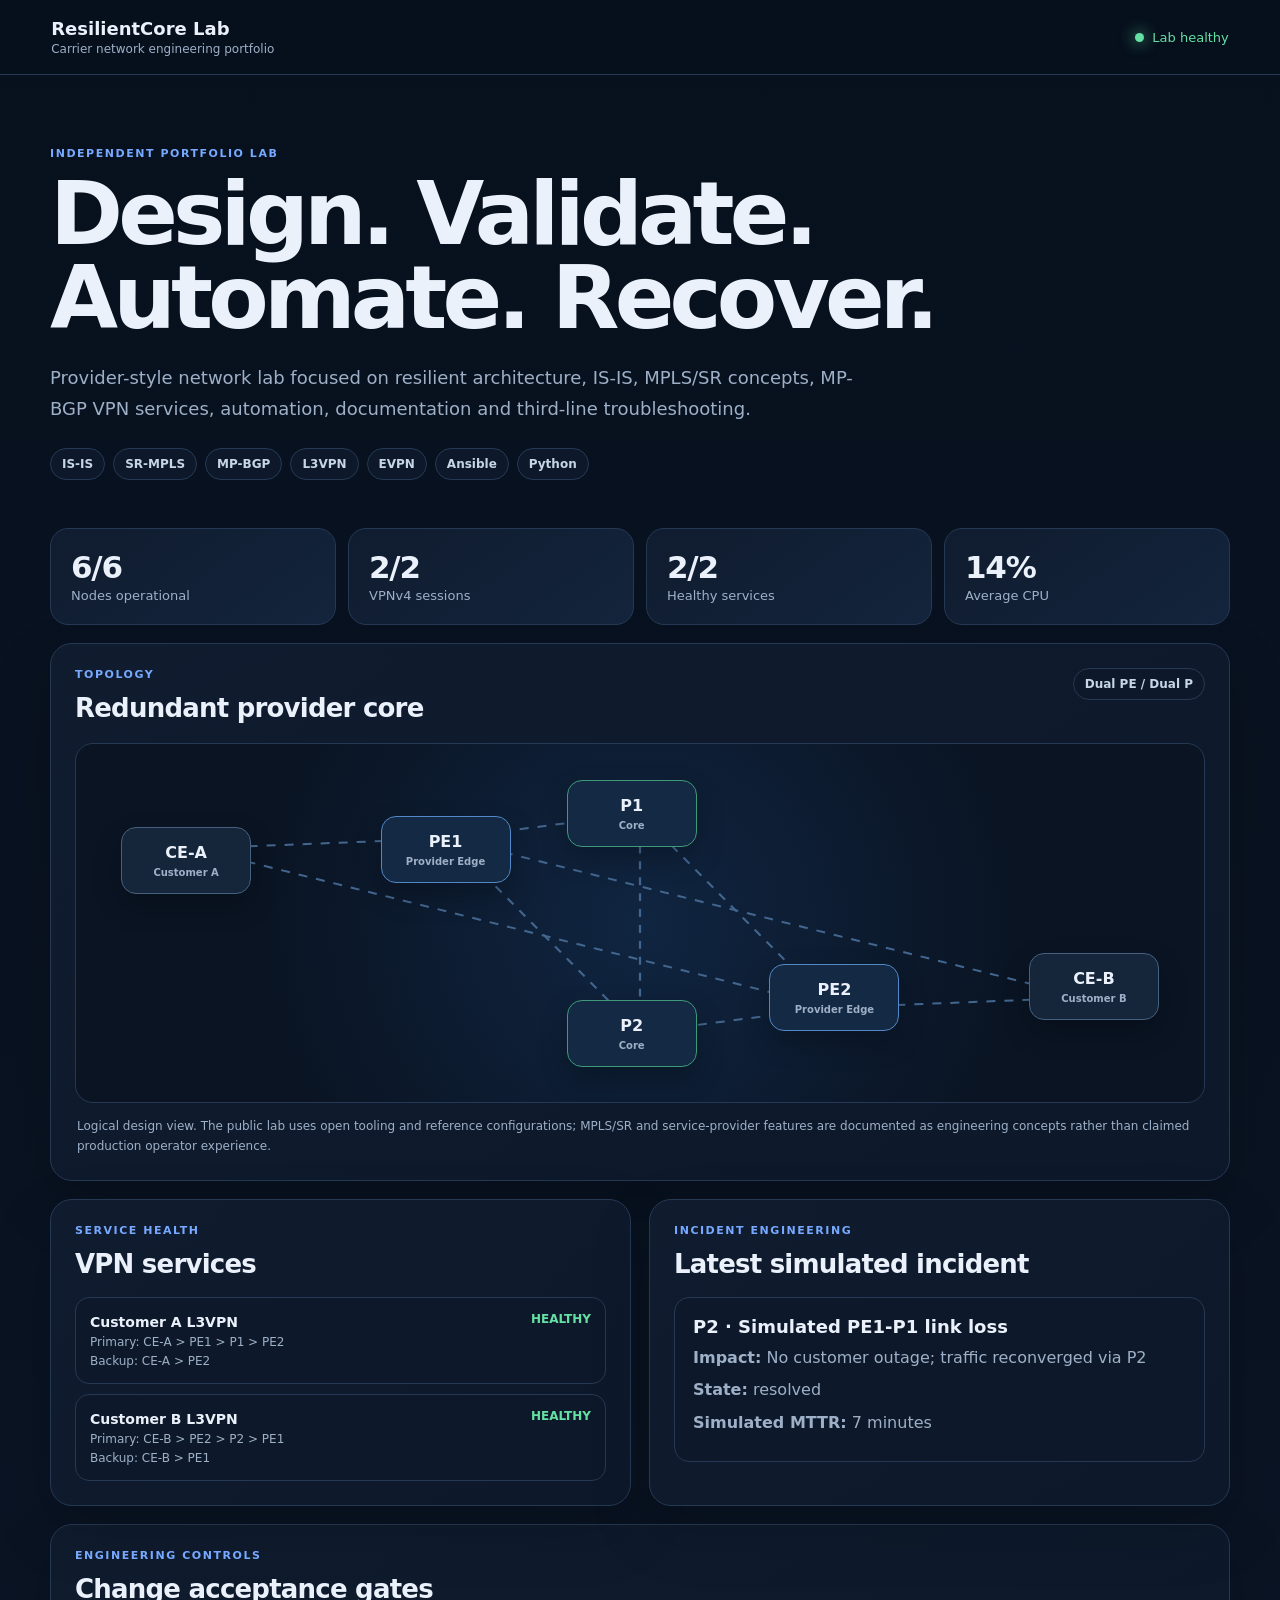
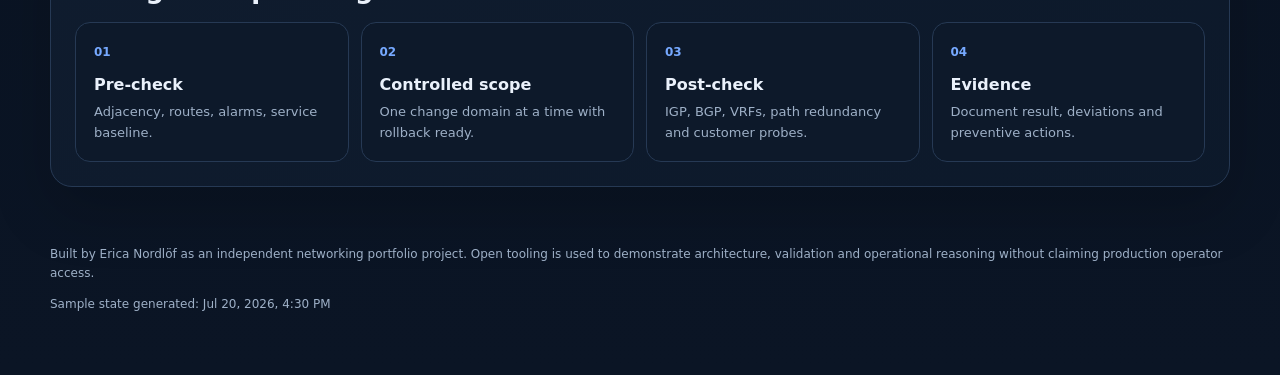
<file: ResilientCore_Lab_FIXED/dashboard/index.html>
<!doctype html>
<html lang="en">
<head>
  <meta charset="utf-8" />
  <meta name="viewport" content="width=device-width,initial-scale=1" />
  <meta name="theme-color" content="#09111f" />
  <title>ResilientCore Lab | Network Operations Dashboard</title>
  <meta
    name="description"
    content="Independent carrier-network engineering portfolio lab demonstrating resilient architecture, IS-IS, MPLS/SR concepts, MP-BGP VPN services, automation and operational engineering."
  />
  <link rel="stylesheet" href="styles.css" />
</head>
<body>
  <header class="topbar">
    <div>
      <strong>ResilientCore Lab</strong>
      <span>Carrier network engineering portfolio</span>
    </div>
    <div class="status" id="labStatus" role="status" aria-live="polite">
      <i aria-hidden="true"></i><span>Loading state…</span>
    </div>
  </header>

  <main>
    <section class="hero">
      <p class="eyebrow">INDEPENDENT PORTFOLIO LAB</p>
      <h1>Design. Validate.<br>Automate. Recover.</h1>
      <p>
        Provider-style network lab focused on resilient architecture, IS-IS,
        MPLS/SR concepts, MP-BGP VPN services, automation, documentation and
        third-line troubleshooting.
      </p>
      <div class="chips" aria-label="Technologies and concepts">
        <span>IS-IS</span><span>SR-MPLS</span><span>MP-BGP</span>
        <span>L3VPN</span><span>EVPN</span><span>Ansible</span><span>Python</span>
      </div>
    </section>

    <section class="metrics" id="metrics" aria-label="Network metrics"></section>

    <section class="panel">
      <div class="panel-head">
        <div>
          <p class="eyebrow">TOPOLOGY</p>
          <h2>Redundant provider core</h2>
        </div>
        <span class="pill">Dual PE / Dual P</span>
      </div>

      <div class="topology" aria-label="Logical provider network topology">
        <div class="node ce" id="ce-a">CE-A<small>Customer A</small></div>
        <div class="node pe" id="pe1">PE1<small>Provider Edge</small></div>
        <div class="node p" id="p1">P1<small>Core</small></div>
        <div class="node p" id="p2">P2<small>Core</small></div>
        <div class="node pe" id="pe2">PE2<small>Provider Edge</small></div>
        <div class="node ce" id="ce-b">CE-B<small>Customer B</small></div>

        <svg viewBox="0 0 1000 360" preserveAspectRatio="none" aria-hidden="true">
          <!-- Customer dual-homing -->
          <line x1="105" y1="105" x2="330" y2="95" />
          <line x1="105" y1="105" x2="670" y2="265" />
          <line x1="895" y1="255" x2="670" y2="265" />
          <line x1="895" y1="255" x2="330" y2="95" />
          <!-- Provider core -->
          <line x1="330" y1="95" x2="500" y2="70" />
          <line x1="330" y1="95" x2="500" y2="290" />
          <line x1="670" y1="265" x2="500" y2="70" />
          <line x1="670" y1="265" x2="500" y2="290" />
          <line x1="500" y1="70" x2="500" y2="290" />
        </svg>
      </div>

      <p class="topology-note">
        Logical design view. The public lab uses open tooling and reference
        configurations; MPLS/SR and service-provider features are documented as
        engineering concepts rather than claimed production operator experience.
      </p>
    </section>

    <section class="two-col">
      <article class="panel">
        <p class="eyebrow">SERVICE HEALTH</p>
        <h2>VPN services</h2>
        <div id="services" class="list" aria-live="polite"></div>
      </article>

      <article class="panel">
        <p class="eyebrow">INCIDENT ENGINEERING</p>
        <h2>Latest simulated incident</h2>
        <div id="incident" class="incident" aria-live="polite"></div>
      </article>
    </section>

    <section class="panel">
      <p class="eyebrow">ENGINEERING CONTROLS</p>
      <h2>Change acceptance gates</h2>
      <div class="controls">
        <div><b>01</b><strong>Pre-check</strong><span>Adjacency, routes, alarms, service baseline.</span></div>
        <div><b>02</b><strong>Controlled scope</strong><span>One change domain at a time with rollback ready.</span></div>
        <div><b>03</b><strong>Post-check</strong><span>IGP, BGP, VRFs, path redundancy and customer probes.</span></div>
        <div><b>04</b><strong>Evidence</strong><span>Document result, deviations and preventive actions.</span></div>
      </div>
    </section>

    <footer>
      <p>
        Built by Erica Nordlöf as an independent networking portfolio project.
        Open tooling is used to demonstrate architecture, validation and operational
        reasoning without claiming production operator access.
      </p>
      <p class="state-time">Sample state generated: <span id="generatedAt">—</span></p>
    </footer>
  </main>

  <script src="app.js" defer></script>
</body>
</html>
</file>
<file: ResilientCore_Lab_FIXED/dashboard/styles.css>
:root{--bg:#09111f;--panel:#101c2f;--panel2:#13243c;--text:#eaf1fb;--muted:#9eb0c7;--line:#263954;--good:#65e0a3;--warn:#ffd479;--accent:#76a9ff}
*{box-sizing:border-box}body{margin:0;background:linear-gradient(180deg,#07101d,#0b1525);color:var(--text);font-family:Inter,ui-sans-serif,system-ui,-apple-system,Segoe UI,sans-serif}.topbar{position:sticky;top:0;z-index:20;display:flex;justify-content:space-between;align-items:center;padding:18px clamp(18px,4vw,56px);border-bottom:1px solid var(--line);background:rgba(7,16,29,.9);backdrop-filter:blur(14px)}.topbar strong{display:block;font-size:18px}.topbar span{display:block;color:var(--muted);font-size:12px;margin-top:3px}.status{font-size:13px;color:var(--good);display:flex;gap:8px;align-items:center}.status i{width:9px;height:9px;border-radius:50%;background:var(--good);box-shadow:0 0 16px var(--good)}main{width:min(1180px,calc(100% - 28px));margin:auto}.hero{padding:72px 0 38px}.eyebrow{font-size:11px;letter-spacing:.14em;font-weight:800;color:var(--accent);margin:0 0 12px}.hero h1{font-size:clamp(42px,8vw,88px);line-height:.95;letter-spacing:-.055em;max-width:900px;margin:0}.hero>p:not(.eyebrow){max-width:820px;color:var(--muted);font-size:18px;line-height:1.7;margin:24px 0 0}.chips{display:flex;flex-wrap:wrap;gap:8px;margin-top:24px}.chips span,.pill{padding:8px 11px;border:1px solid var(--line);border-radius:999px;background:#0d192b;color:#c6d5e8;font-size:12px;font-weight:700}.metrics{display:grid;grid-template-columns:repeat(4,minmax(0,1fr));gap:12px;margin:10px 0 18px}.metric{padding:20px;border:1px solid var(--line);border-radius:18px;background:linear-gradient(145deg,var(--panel),var(--panel2))}.metric strong{display:block;font-size:31px;letter-spacing:-.04em}.metric span{color:var(--muted);font-size:13px}.panel{padding:24px;border:1px solid var(--line);border-radius:22px;background:linear-gradient(145deg,rgba(16,28,47,.96),rgba(13,25,43,.96));box-shadow:0 24px 60px rgba(0,0,0,.18);margin-bottom:18px}.panel h2{margin:0;font-size:26px;letter-spacing:-.03em}.panel-head{display:flex;justify-content:space-between;gap:16px;align-items:flex-start}.topology{height:360px;position:relative;margin-top:20px;border-radius:18px;border:1px solid var(--line);background:radial-gradient(circle at center,#102541,#0a1423 64%);overflow:hidden}.topology svg{position:absolute;inset:0;width:100%;height:100%}.topology line{stroke:#43668f;stroke-width:2;stroke-dasharray:8 8}.node{position:absolute;z-index:2;width:130px;padding:15px;border-radius:15px;text-align:center;font-weight:850;border:1px solid #46617f;background:#142943;box-shadow:0 12px 28px rgba(0,0,0,.24)}.node small{display:block;color:var(--muted);font-size:10px;margin-top:5px;font-weight:600}.node.ce{background:#16263a}.node.pe{border-color:#5288c7}.node.p{border-color:#3e9a78}.node#ce-a{left:4%;top:23%}.node#pe1{left:27%;top:20%}.node#p1{left:43.5%;top:10%}.node#p2{left:43.5%;bottom:10%}.node#pe2{right:27%;bottom:20%}.node#ce-b{right:4%;bottom:23%}.two-col{display:grid;grid-template-columns:1fr 1fr;gap:18px}.list{display:grid;gap:10px;margin-top:18px}.row{display:flex;justify-content:space-between;gap:15px;padding:14px;border:1px solid var(--line);border-radius:14px;background:#0d192a}.row strong{font-size:14px}.row span{font-size:12px;color:var(--muted)}.badge-good{color:var(--good)!important;font-weight:800}.incident{margin-top:18px;padding:18px;border:1px solid var(--line);border-radius:15px;background:#0d192a}.incident h3{margin:0 0 8px;font-size:18px}.incident p{color:var(--muted);line-height:1.6;margin:7px 0}.controls{display:grid;grid-template-columns:repeat(4,minmax(0,1fr));gap:12px;margin-top:18px}.controls div{padding:18px;border:1px solid var(--line);border-radius:15px;background:#0d192a}.controls b{display:inline-block;color:var(--accent);font-size:12px;margin-bottom:16px}.controls strong{display:block;margin-bottom:7px}.controls span{color:var(--muted);font-size:13px;line-height:1.55}footer{padding:28px 0 48px;color:var(--muted);font-size:12px;line-height:1.6}@media(max-width:800px){.metrics,.controls{grid-template-columns:repeat(2,1fr)}.two-col{grid-template-columns:1fr}.topology{height:470px}.node{width:110px;font-size:13px}.node#ce-a{left:4%;top:8%}.node#pe1{left:4%;top:34%}.node#p1{left:36%;top:20%}.node#p2{left:36%;bottom:20%}.node#pe2{right:4%;bottom:34%}.node#ce-b{right:4%;bottom:8%}.topology svg{display:none}}@media(max-width:520px){.metrics,.controls{grid-template-columns:1fr}.topbar{padding:14px}.hero{padding-top:46px}.hero>p:not(.eyebrow){font-size:16px}.panel{padding:18px}.topology{height:540px}}

/* Reliability / loading states */
.status span{margin:0;color:inherit;font-size:13px}.status-error{color:#ff9b9b}.status-error i{background:#ff7676;box-shadow:0 0 16px #ff7676}.badge-warn{color:var(--warn)!important;font-weight:800}.loading-copy{color:var(--muted);font-size:13px;line-height:1.6}.error-box{display:grid;gap:6px;padding:14px;border:1px solid rgba(255,118,118,.35);border-radius:12px;background:rgba(120,28,28,.16)}.error-box strong{color:#ffc2c2}.error-box span{color:#ffb4b4;font-size:12px;line-height:1.5}.node-down{border-color:#ff7676!important;box-shadow:0 0 0 2px rgba(255,118,118,.15),0 12px 28px rgba(0,0,0,.24)!important}.topology-note{margin:14px 2px 0;color:var(--muted);font-size:12px;line-height:1.6}.state-time{margin-top:8px}
</file>
